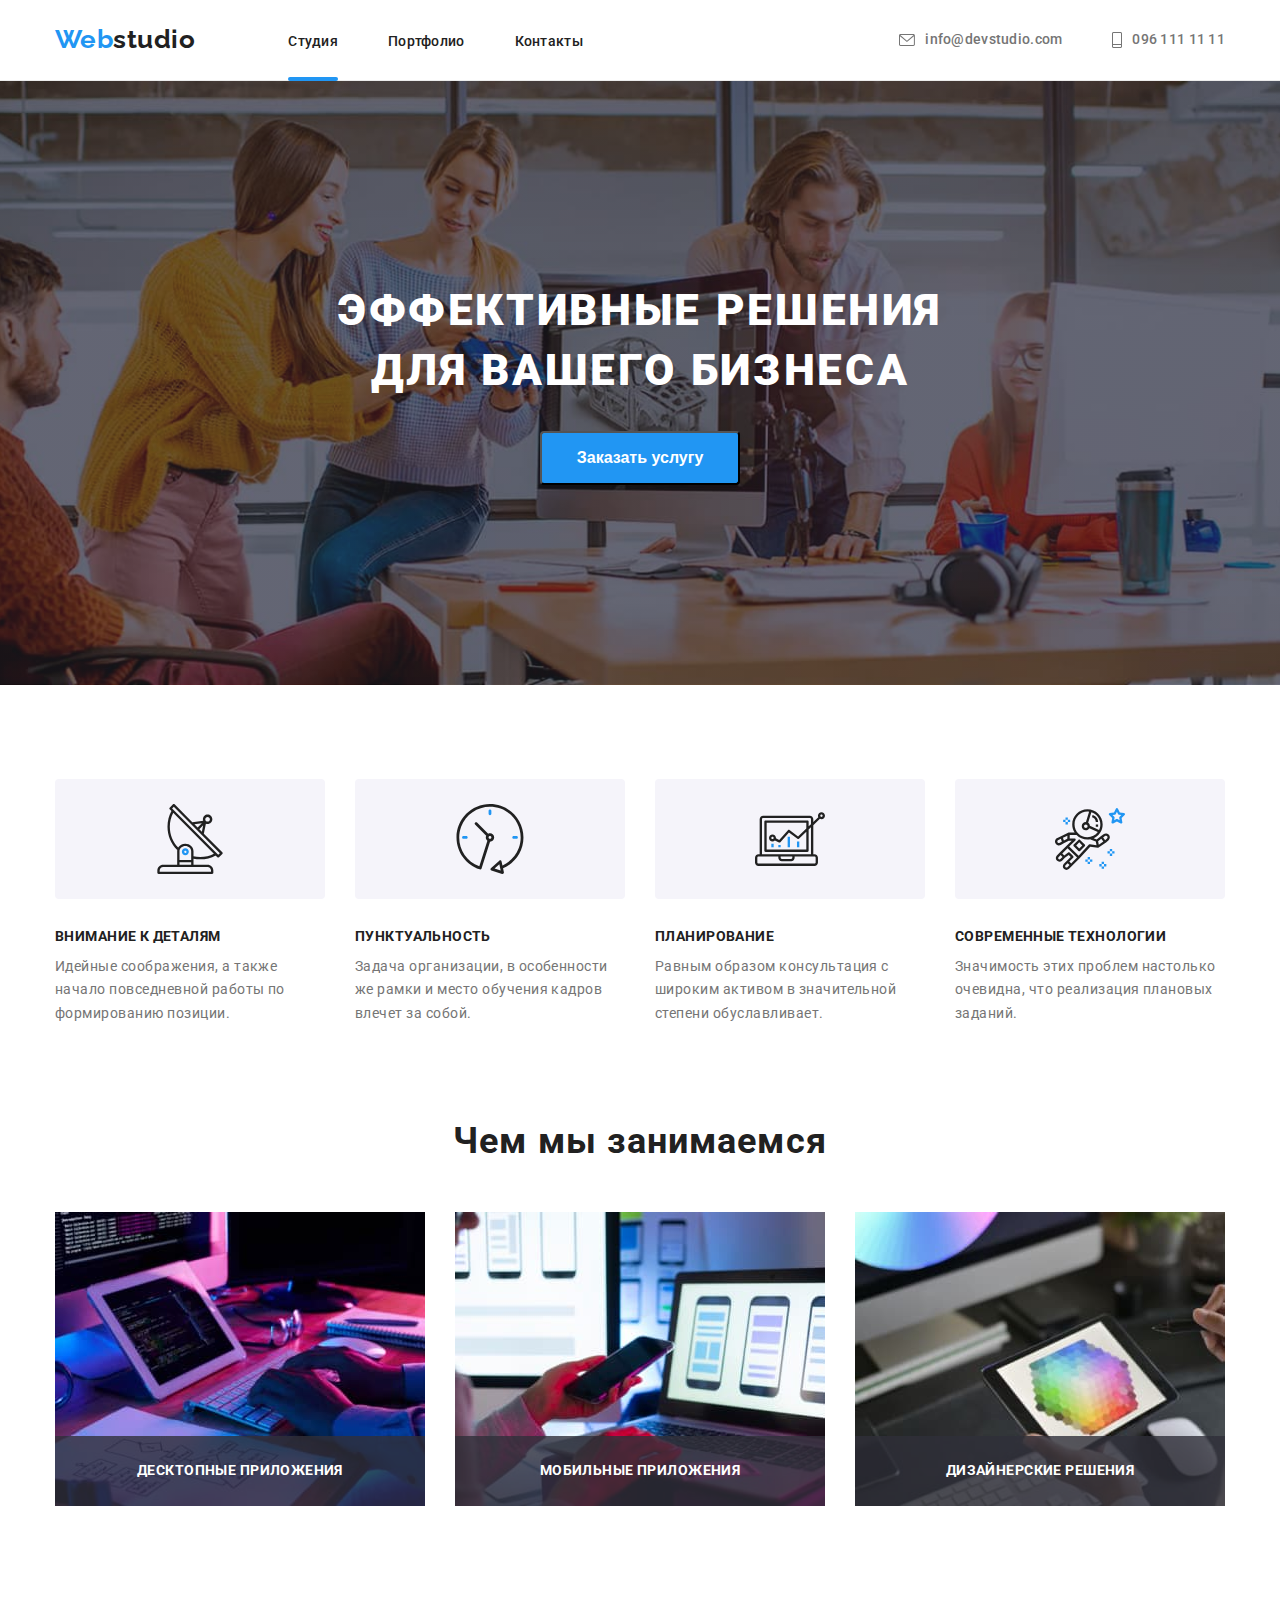
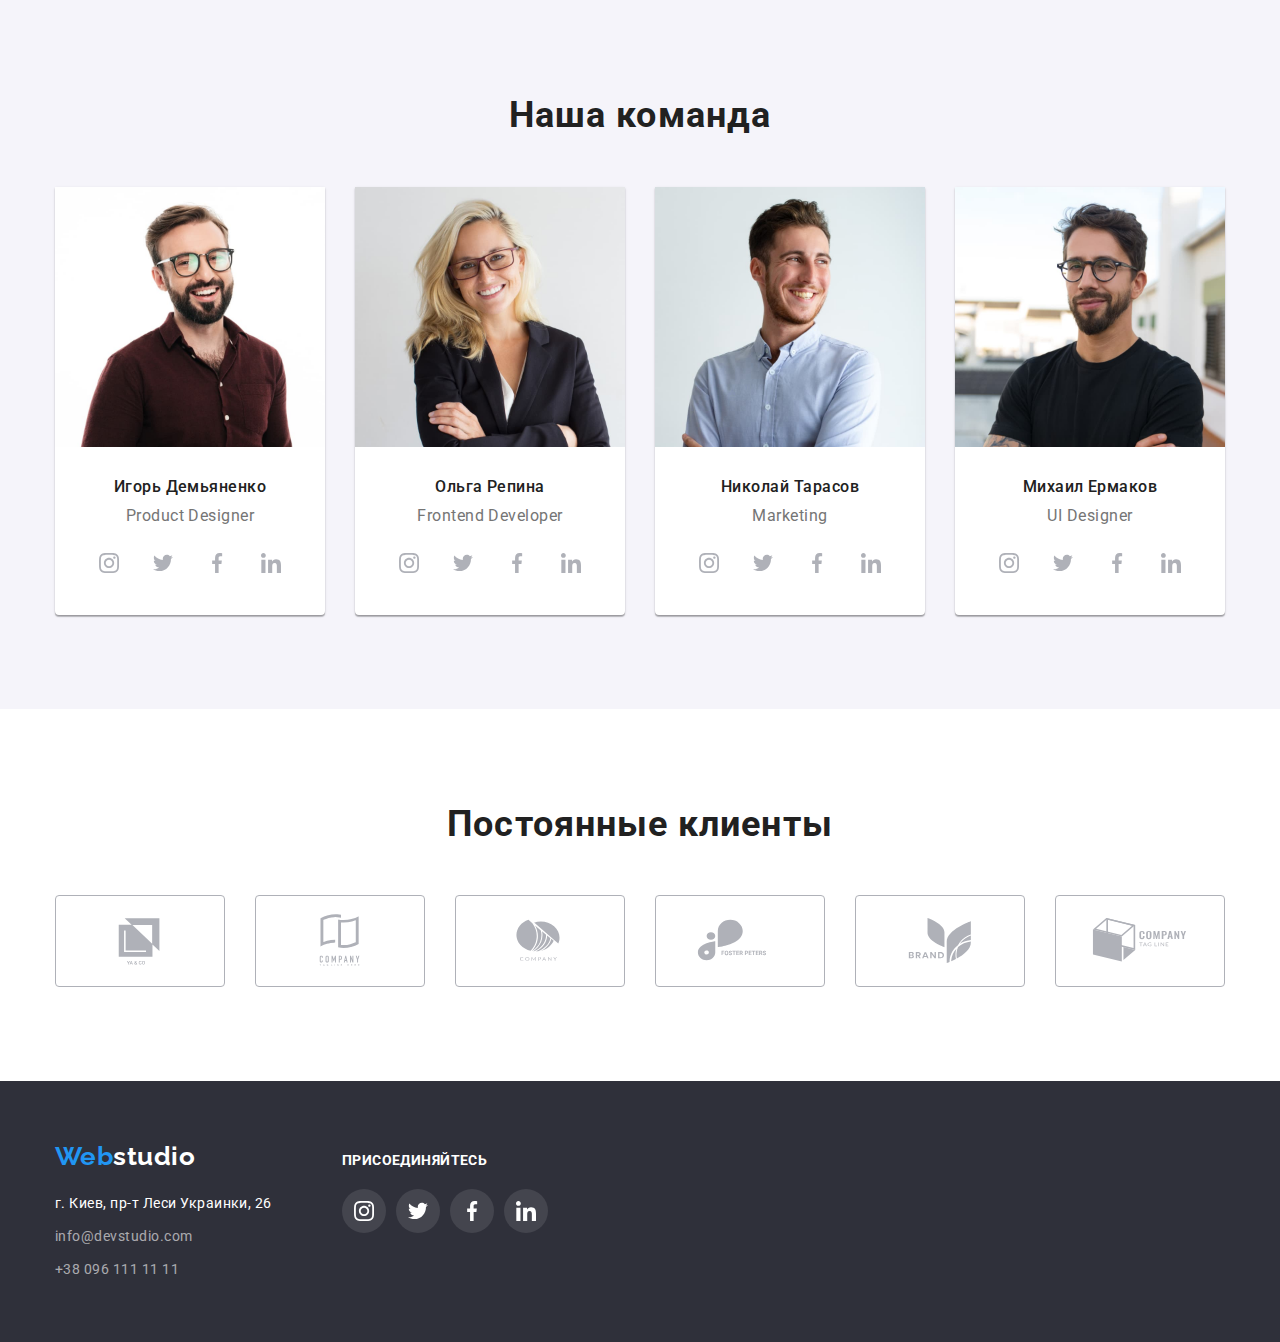
<file: index.html>
<!DOCTYPE html>
<html lang="ru">
    <head>
        <meta charset="UTF-8" />
        <meta name="viewport" content="width=device-width, inicial-scale=1.0" />
        <title>Web Studio</title>
        <link rel="preconnect" href="https://fonts.googleapis.com">
        <link rel="preconnect" href="https://fonts.gstatic.com" crossorigin>
        <link
            href="https://fonts.googleapis.com/css2?family=Montserrat:wght@400;700&family=Raleway:wght@700&family=Roboto:wght@400;500;700;900&display=swap"
            rel="stylesheet">
            <link rel="stylesheet" href="https://cdnjs.cloudflare.com/ajax/libs/modern-normalize/1.1.0/modern-normalize.min.css" integrity="sha512-wpPYUAdjBVSE4KJnH1VR1HeZfpl1ub8YT/NKx4PuQ5NmX2tKuGu6U/JRp5y+Y8XG2tV+wKQpNHVUX03MfMFn9Q==" crossorigin="anonymous" referrerpolicy="no-referrer" />
        <link rel="stylesheet" href="./css/styles.css" />
    </head>
    <body>
       

        <!-- Header -->

        <header>
            
            <div class="container">
                <div class="menu">
               
            <a class="logo" href="./index.html">Web<span class="logo-header">studio</span></a>
            <nav class="nav">
                <ul class="nav-list">
                    <li class="nav-item"><a class="link current" href="./index.html">Студия</a></li>
                    <li class="nav-item"><a class="link" href="./portfolio.html">Портфолио</a></li>
                    <li class="nav-item"><a class="link" href="">Контакты</a></li>
                </ul>
            </nav>
            <ul class="contact-list">
                <li class="contact-item">
                    <a class="contact-link link" href="mailto:info@devstudio.com">
                        <svg class="icon" width="16px" height="12px">
                            <use href="./images/icons.svg#email"></use>
                        </svg>info@devstudio.com</a>
                </li>
                <li class="contact-item">
                    <a class="contact-link link" href="tel:+380961111111">
                        <svg class="icon" width="10px" height="16px">
                            <use href="./images/icons.svg#smartphone"></use>
                        </svg> 096 111 11 11</a>
                </li>
            </ul>
            </div>
            </div>
            
            
        </header>
        
        <!-- Main section -->
        
        <main>

            <!-- Hero section -->

            <section class="section-hero">
                <div class="background">
                    <div class="container">
                        <h1 class="hero-title">Эффективные решения <br>для вашего бизнеса</h1>
                        <button class="button-hero" type="button" data-modal-open>Заказать услугу</button>
                    </div>
                </div>
            </section>

            <!-- What we are section  -->

            <section class="section features">
                <div class="container">
                    
                <h2 class="visually-hidden">What we are</h2>
                <ul class="features-list">
                    <li class="features-item">
                        <div class="features-icon">
                        <svg class="features-icon-picture">
                            <use href="./images/icons.svg#features1"></use>
                        </svg>
                        </div>
                        <h3 class="features-title">Внимание к деталям</h3>
                        <p class="features-text">Идейные соображения, а также начало повседневной работы по формированию позиции.</p>
                    </li>
                    <li class="features-item">
                        <div class="features-icon">
                            <svg class="features-icon-picture">
                                <use href="./images/icons.svg#features2"></use>
                            </svg>
                        </div>
                        <h3 class="features-title">Пунктуальность</h3>
                        <p class="features-text">Задача организации, в особенности же рамки и место обучения кадров влечет за собой.</p>
                    </li>
                    <li class="features-item">
                        <div class="features-icon">
                            <svg class="features-icon-picture">
                                <use href="./images/icons.svg#features3"></use>
                            </svg>
                        </div>
                        <h3 class="features-title">Планирование</h3>
                        <p class="features-text">Равным образом консультация с широким активом в значительной степени обуславливает.</p>
                    </li>
                    <li class="features-item">
                        <div class="features-icon">
                            <svg class="features-icon-picture">
                                <use href="./images/icons.svg#features4"></use>
                            </svg>
                        </div>
                        <h3 class="features-title">Современные технологии</h3>
                        <p class="features-text">Значимость этих проблем настолько очевидна, что реализация плановых заданий.</p>
                    </li>
                </ul>
                </div>
            </section>

            <!-- What we do section -->

            <section class="section  services">
                <div class="container">
                <h2 class="services-title">Чем мы занимаемся</h2>
                <ul class="servises-list">
                    <li class="servises-item">
                        <div class="services-img">
                        <img src="./images/coding.jpg" width="370" height="294" alt="Software engineering">
                        <h3 class="service-item-title">Десктопные приложения</h3>
                        </div>
                    </li>
                    <li class="servises-item">
                        <div class="services-img">
                        <img src="./images/phone_app.jpg" width="370" height="294" alt="Phone applications">
                        <h3 class="service-item-title">Мобильные приложения</h3>
                        </div>
                    </li>
                    <li class="servises-item">
                        <div class="services-img">
                        <img src="./images/games.jpg" width="370" height="294" alt="Phone games">                       
                        <h3 class="service-item-title">Дизайнерские решения</h3>
                        </div>
                    </li>
                </ul>
                </div>
            </section>

            <!-- Our team section -->

            <section class="section  team">
                <div class="container">
                <h2 class="team-section-title">Наша команда</h2>
                <ul class="team-list">
                    <li class="team-item">
                        <img src="./images/demyanchenko_igor.jpg" width="270" height="260" alt="Игорь Демьяненко">
                        <div class="team-item-description">
                            <h3 class="team-title">Игорь Демьяненко</h3>
                        <p class="team-text">Product Designer</p>
                        <ul class="socialmedia-icons-list">
                            <li class="socialmedia-icon-item">
                                <a href="" class="socialmedia-icon-link">
                                    <svg class="socialmedia-icon">
                                        <use href="./images/icons.svg#team-instagram"></use>
                                    </svg>
                                </a>
                            </li>
                            <li class="socialmedia-icon-item">
                                <a class="socialmedia-icon-link" href="">
                                    <svg class="socialmedia-icon">
                                        <use href="./images/icons.svg#team-twitter"></use>
                                    </svg>
                                </a>
                            </li>
                            <li class="socialmedia-icon-item">
                                <a class="socialmedia-icon-link" href="">
                                    <svg class="socialmedia-icon">
                                        <use href="./images/icons.svg#team-facebook"></use>
                                    </svg>
                                </a>
                            </li>
                            <li class="socialmedia-icon-item">
                                <a class="socialmedia-icon-link" href="">
                                    <svg class="socialmedia-icon">
                                        <use href="./images/icons.svg#team-linkedin"></use>
                                    </svg>
                                </a>
                            </li>
                        </ul>
                        </div>
                    </li>
                    <li class="team-item">
                        <img src="./images/repina_olga.jpg" width="270" height="260" alt="Ольга Репина">
                        <div class="team-item-description">
                            <h3 class="team-title">Ольга Репина</h3>
                        <p class="team-text">Frontend Developer</p>
                        
                            <ul class="socialmedia-icons-list">
                                <li class="socialmedia-icon-item">
                                    <a href="" class="socialmedia-icon-link">
                                        <svg class="socialmedia-icon">
                                            <use href="./images/icons.svg#team-instagram"></use>
                                        </svg>
                                    </a>
                                </li>
                                <li class="socialmedia-icon-item">
                                    <a class="socialmedia-icon-link" href="">
                                        <svg class="socialmedia-icon">
                                            <use href="./images/icons.svg#team-twitter"></use>
                                        </svg>
                                    </a>
                                </li>
                                <li class="socialmedia-icon-item">
                                    <a class="socialmedia-icon-link" href="">
                                        <svg class="socialmedia-icon">
                                            <use href="./images/icons.svg#team-facebook"></use>
                                        </svg>
                                    </a>
                                </li>
                                <li class="socialmedia-icon-item">
                                    <a class="socialmedia-icon-link" href="">
                                        <svg class="socialmedia-icon">
                                            <use href="./images/icons.svg#team-linkedin"></use>
                                        </svg>
                                    </a>
                                </li>
                            </ul>
                        
                        </div>
                    </li>
                    <li class="team-item">
                        <img src="./images/tarasov_nikolay.jpg" width="270" height="260" alt="Николай Тарасов">
                        <div class="team-item-description">
                            <h3 class="team-title">Николай Тарасов</h3>
                        <p class="team-text">Marketing</p>
                        <ul class="socialmedia-icons-list">
                            <li class="socialmedia-icon-item">
                                <a href="" class="socialmedia-icon-link">
                                    <svg class="socialmedia-icon">
                                        <use href="./images/icons.svg#team-instagram"></use>
                                    </svg>
                                </a>
                            </li>
                            <li class="socialmedia-icon-item">
                                <a class="socialmedia-icon-link" href="">
                                    <svg class="socialmedia-icon">
                                        <use href="./images/icons.svg#team-twitter"></use>
                                    </svg>
                                </a>
                            </li>
                            <li class="socialmedia-icon-item">
                                <a class="socialmedia-icon-link" href="">
                                    <svg class="socialmedia-icon">
                                        <use href="./images/icons.svg#team-facebook"></use>
                                    </svg>
                                </a>
                            </li>
                            <li class="socialmedia-icon-item">
                                <a class="socialmedia-icon-link" href="">
                                    <svg class="socialmedia-icon">
                                        <use href="./images/icons.svg#team-linkedin"></use>
                                    </svg>
                                </a>
                            </li>
                        </ul>
                        </div>
                    </li>
                    <li class="team-item">
                        <img src="./images/ermakov_michael.jpg" width="270" height="260" alt="Михаил Ермаков">
                        <div class="team-item-description">
                            <h3 class="team-title">Михаил Ермаков</h3>
                        <p class="team-text">UI Designer</p>
                        <ul class="socialmedia-icons-list">
                            <li class="socialmedia-icon-item">
                                <a href="" class="socialmedia-icon-link">
                                    <svg class="socialmedia-icon">
                                        <use href="./images/icons.svg#team-instagram"></use>
                                    </svg>
                                </a>
                            </li>
                            <li class="socialmedia-icon-item">
                                <a class="socialmedia-icon-link" href="">
                                    <svg class="socialmedia-icon">
                                        <use href="./images/icons.svg#team-twitter"></use>
                                    </svg>
                                </a>
                            </li>
                            <li class="socialmedia-icon-item">
                                <a class="socialmedia-icon-link" href="">
                                    <svg class="socialmedia-icon">
                                        <use href="./images/icons.svg#team-facebook"></use>
                                    </svg>
                                </a>
                            </li>
                            <li class="socialmedia-icon-item">
                                <a class="socialmedia-icon-link" href="">
                                    <svg class="socialmedia-icon">
                                        <use href="./images/icons.svg#team-linkedin"></use>
                                    </svg>
                                </a>
                            </li>
                        </ul>
                        </div>
                    </li>
                </ul>
                </div>
            </section>

            <!-- Clients -->


            <section class="section  clients">
                <div class="container">
                    <h2 class="team-section-title">Постоянные клиенты</h2>
                    <ul class="clients-list">
                        <li class="clients-item">
                            <a class="clients-link" href="">
                                <svg class="clients-icon">
                                    <use href="./images/icons.svg#client1"></use>
                                </svg>
                            </a>
                            
                        </li>
                        <li class="clients-item">
                            <a class="clients-link" href="">
                                <svg class="clients-icon">
                                    <use href="./images/icons.svg#client2"></use>
                                </svg>
                            </a>
                        
                        </li>
                        <li class="clients-item">
                            <a class="clients-link" href="">
                                <svg class="clients-icon">
                                    <use href="./images/icons.svg#client3"></use>
                                </svg>
                            </a>
                        
                        </li>
                        <li class="clients-item">
                            <a class="clients-link" href="">
                                <svg class="clients-icon">
                                    <use href="./images/icons.svg#client4"></use>
                                </svg>
                            </a>
                        
                        </li>
                        <li class="clients-item">
                            <a class="clients-link" href="">
                                <svg class="clients-icon">
                                    <use href="./images/icons.svg#client5"></use>
                                </svg>
                            </a>
                        
                        </li>
                        <li class="clients-item">
                            <a class="clients-link" href="">
                                <svg class="clients-icon">
                                    <use href="./images/icons.svg#client6"></use>
                                </svg>
                            </a>
                        
                        </li>
                        
                    </ul>
                </div>
            </section>




    

        </main>

        <!-- Footer -->

        <footer class="section-footer">
            <div class="container footer">
                <div class="footer-contacts">
            <a class="logo" href="./index.html">Web<span class="logo-footer">studio</span></a>
            <address>
                <ul class="footer-list">
                    <li class="footer-item">
                        <a class="link-footer" href="https://goo.gl/maps/EsYMqxrFtHsj7dok8" target="_blank" rel="noopener noreferrer">г. Киев, пр-т Леси Украинки, 26</a>
                    </li>
                    <li class="footer-item">
                        <a class="footer-contact link-footer" href="mailto:info@devstudio.com">info@devstudio.com</a>
                    </li>
                    <li class="footer-item">
                        <a class="footer-contact link-footer" href="tel:+380961111111">+38 096 111 11 11</a>
                    </li>
                </ul>
            </address>
            </div>
            <div class="footer-social-media">
                <h3 class="footer-title">присоединяйтесь</h3>
             
                    <ul class="footer-sm-list socialmedia-icons-list">
                        <li class="socialmedia-icon-item">
                            <a href="" class="socialmedia-icon-link">
                                <svg class="socialmedia-icon">
                                    <use href="./images/icons.svg#team-instagram"></use>
                                </svg>
                            </a>
                        </li>
                        <li class="socialmedia-icon-item">
                            <a class="socialmedia-icon-link" href="">
                                <svg class="socialmedia-icon">
                                    <use href="./images/icons.svg#team-twitter"></use>
                                </svg>
                            </a>
                        </li>
                        <li class="socialmedia-icon-item">
                            <a class="socialmedia-icon-link" href="">
                                <svg class="socialmedia-icon">
                                    <use href="./images/icons.svg#team-facebook"></use>
                                </svg>
                            </a>
                        </li>
                        <li class="socialmedia-icon-item">
                            <a class="socialmedia-icon-link" href="">
                                <svg class="socialmedia-icon">
                                    <use href="./images/icons.svg#team-linkedin"></use>
                                </svg>
                            </a>
                        </li>
                    </ul>
               


            </div>
            </div>
        </footer>

        <!-- Modal -->

        
        <div class="backdrop is-hidden" data-modal>
        <div class="modal">
            <button data-modal-close class="button-close"> 
                <svg class="modal-close" width="18px" height="18px">
                    <use href="./images/icons.svg#close2"></use>
                </svg>
            </button>
        </div>
        </div>

        <script src="./js/modal.js"></script>
        
    </body>
    
</html>
</file>
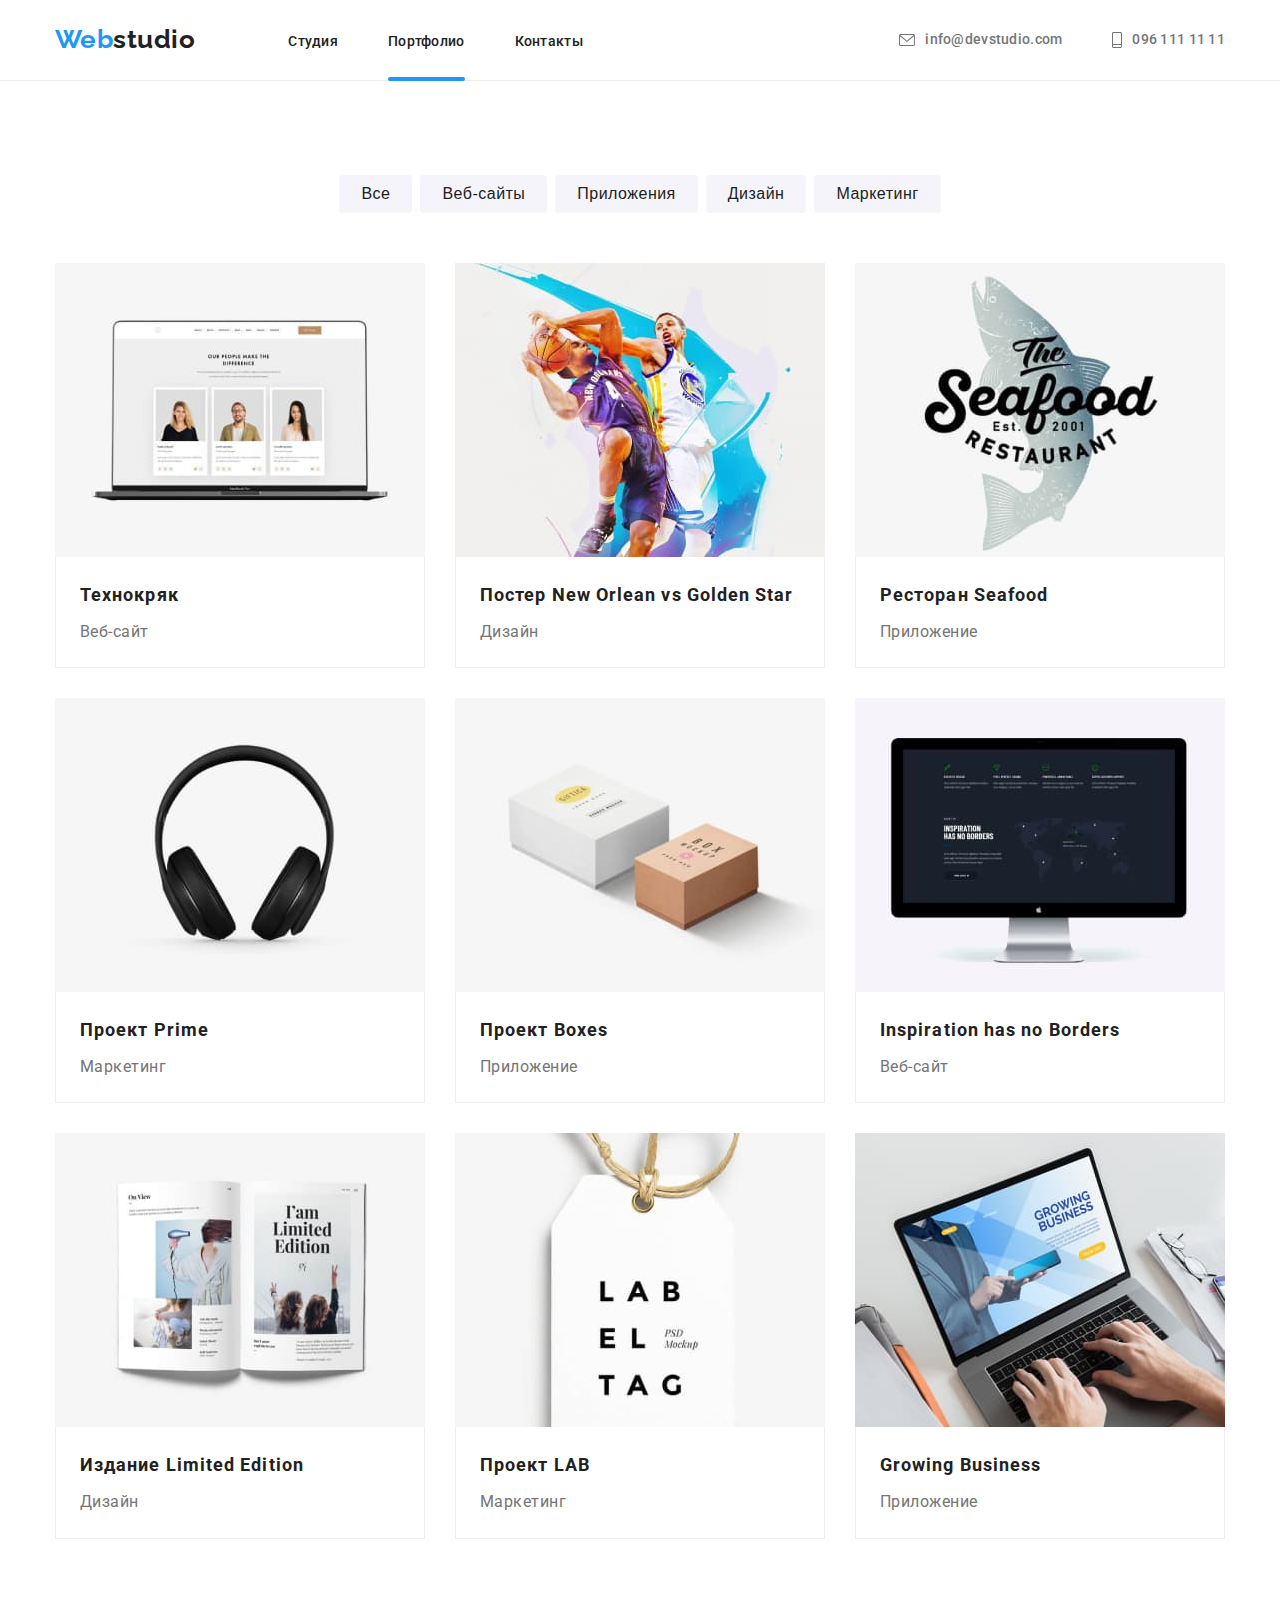
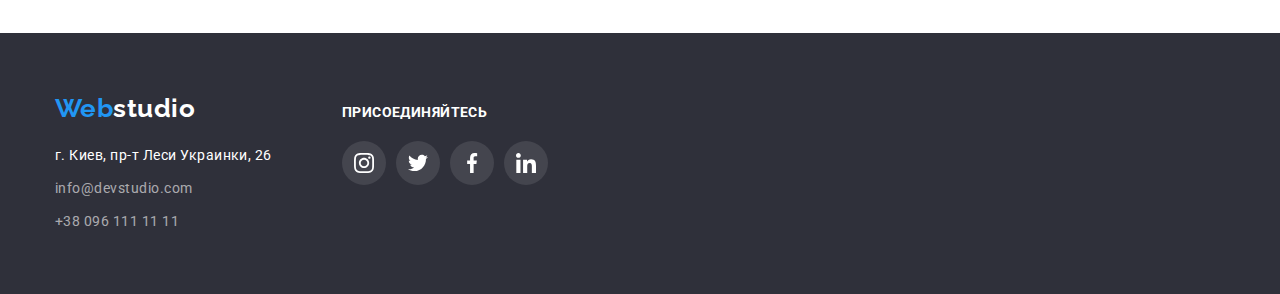
<file: portfolio.html>
<!DOCTYPE html>
<html lang="ru">

<head>
    <meta charset="UTF-8" />
    <meta name="viewport" content="width=device-width, inicial-scale=1.0" />
    <title>Web Studio</title>
    <link rel="preconnect" href="https://fonts.googleapis.com">
    <link rel="preconnect" href="https://fonts.gstatic.com" crossorigin>
    <link
        href="https://fonts.googleapis.com/css2?family=Montserrat:wght@400;700&family=Raleway:wght@700&family=Roboto:wght@400;500;700;900&display=swap"
        rel="stylesheet">
    <link rel="stylesheet" href="https://cdnjs.cloudflare.com/ajax/libs/modern-normalize/1.1.0/modern-normalize.min.css"
        integrity="sha512-wpPYUAdjBVSE4KJnH1VR1HeZfpl1ub8YT/NKx4PuQ5NmX2tKuGu6U/JRp5y+Y8XG2tV+wKQpNHVUX03MfMFn9Q=="
        crossorigin="anonymous" referrerpolicy="no-referrer" />
    <link rel="stylesheet" href="./css/styles.css" />
</head>

<body>


    <!-- Header -->

    <header>
    
        <div class="container">
            <div class="menu">
    
                <a class="logo" href="./index.html">Web<span class="logo-header">studio</span></a>
                <nav class="nav">
                    <ul class="nav-list">
                        <li class="nav-item"><a class="link" href="./index.html">Студия</a></li>
                        <li class="nav-item"><a class="link current" href="./portfolio.html">Портфолио</a></li>
                        <li class="nav-item"><a class="link" href="">Контакты</a></li>
                    </ul>
                </nav>
                <ul class="contact-list">
                    <li class="contact-item">
                        <a class="contact-link link" href="mailto:info@devstudio.com">
                            <svg class="icon" width="16px" height="12px">
                                <use href="./images/icons.svg#email"></use>
                            </svg>info@devstudio.com</a>
                    </li>
                    <li class="contact-item">
                        <a class="contact-link link" href="tel:+380961111111">
                            <svg class="icon" width="10px" height="16px">
                                <use href="./images/icons.svg#smartphone"></use>
                            </svg> 096 111 11 11</a>
                    </li>
                </ul>
            </div>
        </div>
    
    
    </header>

    <!-- Main section -->

    <main>

        <section class="section">
            

        <!-- Filter -->
        <div class="container">
            <h1 class="visually-hidden">Portfolio list</h1>
        <ul class="filter list">
            <li class="filter-item">
                <button type="button" class="button">Все</button>
            </li>
            <li class="filter-item">
                <button type="button" class="button">Веб-сайты</button>
            </li>
            <li class="filter-item">
                <button type="button" class="button">Приложения</button>
            </li>
            <li class="filter-item">
                <button type="button" class="button">Дизайн</button>
            </li>
            <li class="filter-item">
                <button type="button" class="button">Маркетинг</button>
            </li>
        </ul>
       

        <!-- Portfolio list -->

        
        <ul class="portfolio-list">
            <li class="portfolio-item">
                <a href="" class="portfolio-link">
                    <div class="portfolio-animation">
                    
                <img src="./images/technohryak.jpg" width="370" height="294" alt="Технокряк">
            <p class="animated-text">Ресурс предлагает комплексные предложения с разным уровнем функционала и сервисов.
                Все это позволит посетителю получить
                исчерпывающие сведения о компании или частном лице.</p>
            </div>
                <div class="portfolio"><h2 class="portfolio-title">Технокряк</h2>
                <p class="portfolio-text">Веб-сайт</p></div>
                </a>
                
            </li>
            <li class="portfolio-item">
                <a href="" class="portfolio-link">
                    <div class="portfolio-animation">
                <img src="./images/neworlean.jpg" width="370" height="294" alt="Постер New Orlean vs Golden Star">
                <p class="animated-text">Ресурс предлагает комплексные предложения с разным уровнем функционала и сервисов. Все это позволит посетителю получить исчерпывающие сведения о компании или частном лице.</p>
                </div>
                <div class="portfolio">
                <h2 class="portfolio-title">Постер New Orlean vs Golden Star</h2>
                <p class="portfolio-text">Дизайн</p></div>
                </a>
            </li>
            <li class="portfolio-item">
                <a href="" class="portfolio-link">
                    <div class="portfolio-animation">
                        <img src="./images/seafood.jpg" width="370" height="294" alt="Ресторан Seafood">
                        <p class="animated-text">Ресурс предлагает комплексные предложения с разным уровнем функционала и сервисов. Все это
                            позволит посетителю получить исчерпывающие сведения о компании или частном лице.</p>
                    </div>
                
                <div class="portfolio"><h2 class="portfolio-title">Ресторан Seafood</h2>
                <p class="portfolio-text">Приложение</p></div>
                </a>
            </li>
            <li class="portfolio-item">
                <a href="" class="portfolio-link">
                    <div class="portfolio-animation">
                        <img src="./images/prime.jpg" width="370" height="294" alt="Проект Prime">
                        <p class="animated-text">Ресурс предлагает комплексные предложения с разным уровнем функционала и сервисов. Все это
                            позволит посетителю получить исчерпывающие сведения о компании или частном лице.</p>
                    </div>
                
                <div class="portfolio"><h2 class="portfolio-title">Проект Prime</h2>
                <p class="portfolio-text">Маркетинг</p></div>
                </a>
            </li>
            <li class="portfolio-item">
                <a href="" class="portfolio-link">
                    <div class="portfolio-animation">
                        <img src="./images/boxes.jpg" width="370" height="294" alt="Проект Boxes">
                        <p class="animated-text">Ресурс предлагает комплексные предложения с разным уровнем функционала и сервисов. Все это
                            позволит посетителю получить исчерпывающие сведения о компании или частном лице.</p>
                    </div>
                
                <div class="portfolio"><h2 class="portfolio-title">Проект Boxes</h2>
                <p class="portfolio-text">Приложение</p></div>
                </a>
            </li>
            <li class="portfolio-item">
                <a href="" class="portfolio-link">
                    <div class="portfolio-animation">
                        <img src="./images/inspiration.jpg" width="370" height="294" alt="Inspiration has no Borders">
                        <p class="animated-text">Ресурс предлагает комплексные предложения с разным уровнем функционала и сервисов. Все это
                            позволит посетителю получить исчерпывающие сведения о компании или частном лице.</p>
                    </div>
                
                <div class="portfolio"><h2 class="portfolio-title">Inspiration has no Borders</h2>
                <p class="portfolio-text">Веб-сайт</p></div>
                </a>
            </li>
            <li class="portfolio-item">
                <a href="" class="portfolio-link">
                    <div class="portfolio-animation">
                        <img src="./images/limitededition.jpg" width="370" height="294" alt="Издание Limited Edition">
                        <p class="animated-text">Ресурс предлагает комплексные предложения с разным уровнем функционала и сервисов. Все это
                            позволит посетителю получить исчерпывающие сведения о компании или частном лице.</p>
                    </div>
                
                <div class="portfolio"><h2 class="portfolio-title">Издание Limited Edition</h2>
                <p class="portfolio-text">Дизайн</p></div>
                </a>
            </li>
            <li class="portfolio-item">
                <a href="" class="portfolio-link">
                    <div class="portfolio-animation">
                        <img src="./images/lab.jpg" width="370" height="294" alt="Проект LAB">
                        <p class="animated-text">Ресурс предлагает комплексные предложения с разным уровнем функционала и сервисов. Все это
                            позволит посетителю получить исчерпывающие сведения о компании или частном лице.</p>
                    </div>
                
                <div class="portfolio"><h2 class="portfolio-title">Проект LAB</h2>
                <p class="portfolio-text">Маркетинг</p></div>
                </a>
            </li>
            <li class="portfolio-item">
                <a href="" class="portfolio-link">
                    <div class="portfolio-animation">
                        <img src="./images/growingbusiness.jpg" width="370" height="294" alt="Growing Business">
                        <p class="animated-text">Ресурс предлагает комплексные предложения с разным уровнем функционала и сервисов. Все это
                            позволит посетителю получить исчерпывающие сведения о компании или частном лице.</p>
                    </div>
                
                <div class="portfolio"><h2 class="portfolio-title">Growing Business</h2>
                <p class="portfolio-text">Приложение</p></div>
                </a>
            </li>
        </ul> 
        </div>
        </section>

    </main>

    <!-- Footer -->
        <footer class="section-footer">
            <div class="container footer">
                <div class="footer-contacts">
                    <a class="logo" href="./index.html">Web<span class="logo-footer">studio</span></a>
                    <address>
                        <ul class="footer-list">
                            <li class="footer-item">
                                <a class="link-footer" href="https://goo.gl/maps/EsYMqxrFtHsj7dok8" target="_blank"
                                    rel="noopener noreferrer">г. Киев, пр-т Леси Украинки, 26</a>
                            </li>
                            <li class="footer-item">
                                <a class="footer-contact link-footer" href="mailto:info@devstudio.com">info@devstudio.com</a>
                            </li>
                            <li class="footer-item">
                                <a class="footer-contact link-footer" href="tel:+380961111111">+38 096 111 11 11</a>
                            </li>
                        </ul>
                    </address>
                </div>
                <div class="footer-social-media">
                    <h3 class="footer-title">присоединяйтесь</h3>
        
                    <ul class="footer-sm-list socialmedia-icons-list">
                        <li class="socialmedia-icon-item">
                            <a href="" class="socialmedia-icon-link">
                                <svg class="socialmedia-icon">
                                    <use href="./images/icons.svg#team-instagram"></use>
                                </svg>
                            </a>
                        </li>
                        <li class="socialmedia-icon-item">
                            <a class="socialmedia-icon-link" href="">
                                <svg class="socialmedia-icon">
                                    <use href="./images/icons.svg#team-twitter"></use>
                                </svg>
                            </a>
                        </li>
                        <li class="socialmedia-icon-item">
                            <a class="socialmedia-icon-link" href="">
                                <svg class="socialmedia-icon">
                                    <use href="./images/icons.svg#team-facebook"></use>
                                </svg>
                            </a>
                        </li>
                        <li class="socialmedia-icon-item">
                            <a class="socialmedia-icon-link" href="">
                                <svg class="socialmedia-icon">
                                    <use href="./images/icons.svg#team-linkedin"></use>
                                </svg>
                            </a>
                        </li>
                    </ul>
        
        
        
                </div>
            </div>
        </footer>
    

</body>

</html>
</file>
<file: css/styles.css>
/* font-family: 'Montserrat', sans-serif;
font-family: 'Raleway', sans-serif;
font-family: 'Roboto', sans-serif; */

/* 
background: #E5E5E5;

color p #757575 
color h #212121
accent color #2196F3
*/

/* Common */
html {
  box-sizing: border-box;
}
*,
*::before,
*::after {
  box-sizing: inherit;
}

:root {
  --primary-text-color: #757575;
  --title-text-color: #212121;
  --accent-color: #2196f3;
  --second-accent-color: #ffffff;
  --second-background-color: #2f303a;
}

body {
  color: var(--primary-text-color);
  font-family: "Roboto", sans-serif;
  letter-spacing: 0.03em;
  margin: 0;
}

h1,
h2,
h3,
ul,
p {
  padding: 0;
  margin: 0;
}

img {
  display: block;
  width: 100%;
  height: auto;
}
a {
  text-decoration: none;
}
ul {
  list-style: none;
}

.visually-hidden {
  position: absolute;
  width: 1px;
  height: 1px;
  margin: -1px;
  border: 0;
  padding: 0;
  white-space: nowrap;
  clip-path: inset(100%);
  clip: rect(0 0 0 0);
  overflow: hidden;
}

.container {
  width: 1200px;
  margin-left: auto;
  margin-right: auto;
  padding-left: 15px;
  padding-right: 15px;
}

.section {
  padding-top: 94px;
  padding-bottom: 94px;
}

.services {
  padding-top: 0;
}
/* .features {
  padding-bottom: 0;
} */
/* header */
header {
  border-bottom: 1px solid #ececec;
}

.menu,
.nav,
.contact-list,
.nav-list {
  display: flex;
}

.menu {
  align-items: center;
  /* padding-top: 25px;
  padding-bottom: 25px; */
}

.contact-list,
.nav-list,
.features-list,
.servises-list,
.team-list,
.footer-list,
.portfolio-list,
.list {
  list-style: none;
  padding: 0;
  margin: 0;
}

.contact-list {
  margin-left: auto;
  margin-right: 50px;
}
.contact-list:last-child {
  margin-right: 0;
}

.logo {
  display: block;
  color: var(--accent-color);
  font-family: "Raleway", sans-serif;
  font-style: normal;
  font-weight: 700;
  font-size: 26px;
  line-height: 1.2;
  text-decoration: none;
  margin-right: 93px;
}

.logo-header {
  color: var(--title-text-color);
}
.logo-footer {
  color: var(--second-accent-color);
}

.section-hero,
.section-footer {
  background-color: var(--second-background-color);
}

.section-hero {
  /* padding-top: 200px;
  padding-bottom: 200px; */
}
.background {
  padding-top: 200px;
  padding-bottom: 200px;
  max-width: 1600px;
  background-image: linear-gradient(
      to top,
      rgba(47, 48, 58, 0.4),
      rgba(47, 48, 58, 0.4)
    ),
    url("../images/hero.jpg");
  background-repeat: no-repeat;
  background-size: cover;
  background-position: center;
  margin-left: auto;
  margin-right: auto;
}

.button-hero {
  cursor: pointer;
  display: block;
  background-color: var(--accent-color);
  color: var(--second-accent-color);
  margin: 30px auto 0 auto;
  font-weight: 700;
  font-size: 16px;
  line-height: 1.87;
  min-width: 200px;
  min-height: 50px;
  padding: 10px 32px;
  text-align: center;
  box-shadow: 0px 4px 4px rgba(0, 0, 0, 0.15);
  border-radius: 4px;
  transform: scale(1);
  transition: transform 250ms cubic-bezier(0.4, 0, 0.2, 1);
}

/* animate__pulse */

.button-hero:hover {
  transform: scale(1.1);
}
.hero-title {
  color: var(--second-accent-color);
  font-weight: 900;
  font-size: 44px;
  line-height: 1.36;
  text-align: center;
  letter-spacing: 0.06em;
  text-transform: uppercase;
}

.link,
.current {
  color: var(--title-text-color);
  padding-top: 32px;
  padding-bottom: 32px;
  font-weight: 500;
  font-size: 14px;
  line-height: 1.14;
  letter-spacing: 0.02em;
  text-decoration: none;
  transition: color 250ms cubic-bezier(0.4, 0, 0.2, 1);
  /* margin-right: 50px; */
}

.current {
  position: relative;
}

.current::after {
  content: "";
  position: absolute;
  bottom: 0;
  left: 0;

  width: 100%;
  height: 4px;
  background-color: var(--accent-color);
  border-radius: 2px;
}

.nav-item {
  margin-right: 50px;
}
.nav-item:last-child {
  margin-right: 0;
}
.contact-item {
  margin-left: 50px;
}
.contact-item:first-child {
  margin-left: 0;
}

.link:hover,
.link:focus,
.link-footer:hover,
.link-footer:focus {
  color: var(--accent-color);
}

.link-footer {
  color: var(--second-accent-color);
  font-size: 14px;
  line-height: 1.71;
  font-style: normal;
  text-decoration: none;
  transition: color 250ms cubic-bezier(0.4, 0, 0.2, 1);
}

/* list */
.features-list,
.servises-list,
.team-list {
  display: flex;
}
.features-list p {
  margin-top: 10px;
}
.features-item {
  margin-right: 30px;
}
.features-item:last-child {
  margin-right: 0;
}
.servises-item {
  margin-right: 30px;
}
.servises-item:last-child {
  margin-right: 0;
}
.team-item {
  display: block;
  margin-right: 30px;
  background-color: var(--second-accent-color);
  box-shadow: 0px 1px 3px rgba(0, 0, 0, 0.12), 0px 1px 1px rgba(0, 0, 0, 0.14),
    0px 2px 1px rgba(0, 0, 0, 0.2);
  border-radius: 0px 0px 4px 4px;
}
.team-item:last-child {
  margin-right: 0;
}
/* Main content */

.team {
  background-color: #f5f4fa;
}
.team-item-description {
  padding-top: 30px;
  padding-bottom: 30px;
}

.features-title,
.team-section-title,
.team-title,
.services-title,
.portfolio-title,
.footer-title,
.service-item-title {
  color: var(--title-text-color);
  font-weight: 700;
  letter-spacing: 0.03em;
}

.services-title,
.team-section-title {
  font-size: 36px;
  line-height: 1.17;
  text-align: center;
}
.services-title,
.team-section-title {
  margin-bottom: 50px;
}

.features-title,
.footer-title,
.service-item-title {
  font-size: 14px;
  line-height: 1.14;
  text-transform: uppercase;
}

.services-img {
  position: relative;
  overflow: hidden;
}

/* .services-item {
  display: block;
  position: relative;
  overflow: hidden;
} */

.service-item-title {
  display: flex;
  justify-content: center;
  align-items: center;
  height: 70px;
  position: absolute;
  bottom: 0;
  color: var(--second-accent-color);
  background-color: rgba(47, 48, 58, 0.8);
  width: 100%;
  /* padding-top: 27px;
  padding-bottom: 27px; */
  /* text-align: center; */
}

.team-title {
  font-weight: 500;
  font-size: 16px;
  line-height: 1.19;
  text-align: center;
}

.portfolio-title {
  font-size: 18px;
  line-height: 2;
  letter-spacing: 0.06em;
  margin-bottom: 4px;
}

.features-text {
  font-size: 14px;
  line-height: 1.71;
}

.team-text {
  font-size: 16px;
  line-height: 1.19;
  text-align: center;
  margin-top: 10px;
}

.portfolio-text {
  font-size: 16px;
  line-height: 1.9;
}
.contact-link {
  color: var(--primary-text-color);
  display: flex;
  align-items: center;
  transition: color 250ms cubic-bezier(0.4, 0, 0.2, 1);
}

/* portfolio - filter */

.filter {
  display: flex;
  justify-content: center;
}
.filter-item {
  margin-right: 8px;
}
.filter-item:last-child {
  margin-right: 0;
}
.button {
  cursor: pointer;
  color: var(--title-text-color);
  font-weight: 500;
  font-size: 16px;
  line-height: 1.6;
  letter-spacing: 0.03em;
  padding: 6px 22px;
  background-color: #f5f4fa;
  border: 1px transparent;
  border-radius: 4px;
  transition: color 250ms cubic-bezier(0.4, 0, 0.2, 1),
    background-color 250ms cubic-bezier(0.4, 0, 0.2, 1),
    box-shadow 250ms cubic-bezier(0.4, 0, 0.2, 1);
}

.button:hover,
.button:focus {
  color: var(--second-accent-color);
  background-color: var(--accent-color);
  box-shadow: 0px 1px 1px rgba(0, 0, 0, 0.12), 0px 4px 4px rgba(0, 0, 0, 0.06),
    1px 4px 6px rgba(0, 0, 0, 0.16);
}

/* clients */

.clients-list {
  display: flex;
  justify-content: center;
}
.clients-item {
  width: 170px;
  height: 92px;
  margin-right: 30px;
}

.clients-link:hover,
.clients-link:focus {
  border-color: var(--accent-color);
}

.clients-link:hover .clients-icon,
.clients-link:focus .clients-icon {
  fill: var(--accent-color);
}

.clients-link {
  display: flex;
  justify-content: center;
  align-items: center;
  width: 100%;
  height: 100%;
  border: 1px solid #afb1b8;
  border-radius: 4px;
  transition: border-color 250ms cubic-bezier(0.4, 0, 0.2, 1),
    fill 250ms cubic-bezier(0.4, 0, 0.2, 1);
}

.clients-item:last-child {
  margin-right: 0;
}

.clients-icon {
  fill: #afb1b8;
  width: 106px;
  height: 60px;
  object-fit: cover;
  transition: fill 250ms cubic-bezier(0.4, 0, 0.2, 1);
}

/* portfolio list */

.portfolio-list {
  display: flex;
  flex-wrap: wrap;
  margin-top: 50px;
}
.portfolio-link {
  display: block;
  box-shadow: none;
  overflow: hidden;
  transition: box-shadow 250ms cubic-bezier(0.4, 0, 0.2, 1);
}
.portfolio-item {
  width: 370px;
  margin-bottom: 30px;
  margin-right: 30px;
}
.portfolio-link:hover,
.portfolio-link:focus {
  box-shadow: 0px 1px 1px rgba(0, 0, 0, 0.12), 0px 4px 4px rgba(0, 0, 0, 0.06),
    1px 4px 6px rgba(0, 0, 0, 0.16);
}
.portfolio-item:nth-child(3n + 3) {
  margin-right: 0;
}
.portfolio-item:nth-child(n + 7) {
  margin-bottom: 0;
}
.portfolio {
  padding: 20px 24px;
  border-left: 1px solid #eeeeee;
  border-right: 1px solid #eeeeee;
  border-bottom: 1px solid #eeeeee;
}

.portfolio-text {
  color: var(--primary-text-color);
}

.portfolio-animation {
  overflow: hidden;
  height: 294px;
}

.animated-text {
  display: flex;
  align-items: center;
  height: 294px;
  margin: 0;
  padding: 0 24px;
  color: var(--second-accent-color);
  font-size: 18px;
  line-height: 1.56;
  letter-spacing: 0.03em;
  background-color: rgba(33, 150, 243, 0.9);
  opacity: 0.9;
  transition: transform 250ms cubic-bezier(0.4, 0, 0.2, 1);
}

.portfolio-link:hover .animated-text,
.portfolio-link:focus .animated-text {
  transform: translateY(-294px);
}

/* footer */

.section-footer {
  padding-top: 60px;
  padding-bottom: 60px;
}
.section-footer .logo {
  margin-right: 0;
  margin-bottom: 20px;
}

.footer-item {
  margin-bottom: 9px;
}
.footer-item:last-child {
  margin-bottom: 0;
}
.footer-contact {
  color: rgba(255, 255, 255, 0.6);
}

.footer {
  display: flex;
  align-items: baseline;
}
.footer-social-media {
  margin-left: 70px;
}
.footer-title {
  color: var(--second-accent-color);

  margin-bottom: 20px;
}

/* icons */

.icon {
  display: block;
  margin-right: 10px;
  fill: var(--primary-text-color);
  transition: fill 250ms cubic-bezier(0.4, 0, 0.2, 1);
}

.contact-link:hover .icon,
.contact-link:focus .icon {
  fill: var(--accent-color);
}

.features-icon {
  display: flex;
  width: 270px;
  height: 120px;
  background-color: #f5f4fa;
  justify-content: center;
  align-items: center;
  border-radius: 4px;
  margin-bottom: 30px;
}

.features-icon-picture {
  width: 70px;
  height: 70px;
}

.socialmedia-icons {
  display: flex;
  justify-content: center;
  margin-top: 16px;
}
.socialmedia-icons-list {
  display: flex;
  justify-content: center;
  margin-top: 16px;
  list-style: none;
}
.footer-sm-list {
  margin-top: 0;
}

.socialmedia-icon-item {
  margin-right: 10px;
  width: 44px;
  height: 44px;
}

.socialmedia-icon-item:last-child {
  margin-right: 0;
}
.footer-social-media .socialmedia-icon-link {
  background-color: rgba(255, 255, 255, 0.1);
  transition: background-color 250ms cubic-bezier(0.4, 0, 0.2, 1);
}
/* .socialmedia-icon-list:last-child {
  margin-right: 0;
} */
.socialmedia-icon-link {
  display: flex;
  justify-content: center;
  align-items: center;
  border-radius: 50%;
  width: 100%;
  height: 100%;
  transition: background-color 250ms cubic-bezier(0.4, 0, 0.2, 1);
}

.socialmedia-icon-link:hover,
.socialmedia-icon-link:focus {
  background-color: var(--accent-color);
}
.socialmedia-icon {
  width: 20px;
  height: 20px;
  fill: #afb1b8;
  transition: fill 250ms cubic-bezier(0.4, 0, 0.2, 1);
}

.socialmedia-icon-link:hover .socialmedia-icon,
.socialmedia-icon-link:focus .socialmedia-icon {
  fill: var(--second-accent-color);
}
.footer-social-media .socialmedia-icon {
  fill: var(--second-accent-color);
  transition: background-color 2500ms cubic-bezier(0.4, 0, 0.2, 1);
}

/* Время - 250ms, функция распределения времени - cubic-bezier(0.4, 0, 0.2, 1) */

/* modal */

.backdrop.is-hidden {
  visibility: hidden;
  opacity: 0;
  pointer-events: none;
}
.backdrop {
  position: fixed;
  top: 0;
  left: 0;
  width: 100%;
  height: 100%;
  background-color: rgba(0, 0, 0, 0.2);
  opacity: 1;
  visibility: visible;
  transition: opacity 250ms cubic-bezier(0.4, 0, 0.2, 1),
    visibility 250ms cubic-bezier(0.4, 0, 0.2, 1);
}

.backdrop.is-hidden .modal {
  opacity: 0;
  transform: translate(-50%, -50%) scale(0.5);
}

.modal {
  position: absolute;
  padding: 8px;
  width: 528px;
  height: 581px;
  background-color: var(--second-accent-color);
  top: 50%;
  left: 50%;
  transform: translate(-50%, -50%) scale(1);
  box-shadow: 0px 1px 3px rgba(0, 0, 0, 0.12), 0px 1px 1px rgba(0, 0, 0, 0.14),
    0px 2px 1px rgba(0, 0, 0, 0.2);
  border-radius: 4px;
  opacity: 1;
  transition: opacity 250ms cubic-bezier(0.33, 0.92, 0.67, 0.76) 250ms,
    transform 250ms cubic-bezier(0.4, 0, 0.2, 1) 250ms;
}

.button-close {
  position: absolute;
  top: 0;
  right: 0;
  margin-top: 8px;
  margin-right: 8px;
  display: flex;
  justify-content: center;
  align-items: center;
  width: 30px;
  height: 30px;
  background-color: var(--second-accent-color);
  border-radius: 50%;
  border: 1px solid rgba(0, 0, 0, 0.1);
  cursor: pointer;
  transition: fill 250ms cubic-bezier(0.4, 0, 0.2, 1),
    background-color 250ms cubic-bezier(0.4, 0, 0.2, 1);
}

.button-close:hover {
  fill: var(--second-accent-color);
  background-color: var(--accent-color);
}
.modal-close {
}
/* header {
  background-color: burlywood;
}
.nav-list {
  background-color: aqua;
}
.contact-list {
  background-color: tomato;
}
.menu {
  background-color: yellowgreen;
}
.features-list {
  background-color: yellow;
}
.features {
  background-color: aquamarine;
}
.services {
  background-color: blueviolet;
}
.servises-list {
  background-color: blue;
}
.team {
  background-color: coral;
}
.team-list {
  background-color: crimson;
}
.team-section-title,
.services-title {
  background-color: deeppink;
} */
/* .portfolio {
  background-color: chocolate;
}
.portfolio-list {
  background-color: darkorchid;
}
.portfolio-title {
  background-color: darkgreen;
}
.section {
  background-color: darkgray;
} */
</file>
